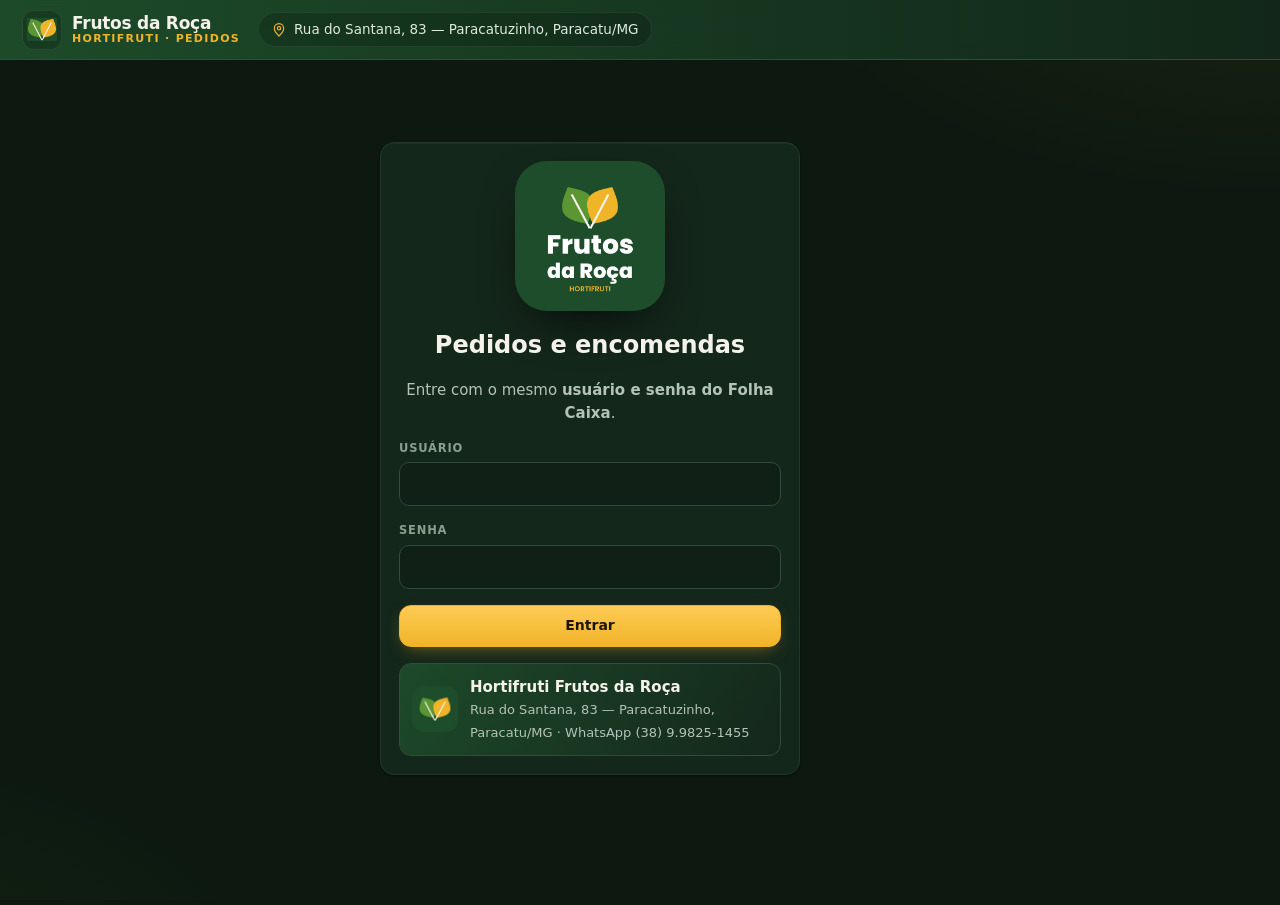
<file: index.html>
<!DOCTYPE html>
<html lang="pt-BR">
<head>
<meta charset="utf-8">
<meta name="viewport" content="width=device-width, initial-scale=1, viewport-fit=cover">
<meta name="theme-color" content="#1e4d2b">
<meta name="mobile-web-app-capable" content="yes">
<meta name="apple-mobile-web-app-capable" content="yes">
<meta name="apple-mobile-web-app-status-bar-style" content="black-translucent">
<meta name="apple-mobile-web-app-title" content="Pedidos FR">
<link rel="manifest" href="manifest.webmanifest">
<link rel="apple-touch-icon" href="icons/apple-touch-icon.png">
<link rel="icon" type="image/png" sizes="192x192" href="icons/icon-192.png">
<title>Pedidos · Hortifruti Frutos da Roça</title>
<meta name="description" content="Pedidos e encomendas do Hortifruti Frutos da Roça — Rua do Santana, 83, Paracatuzinho, Paracatu/MG.">
<link rel="stylesheet" href="assets/app.css">
</head>
<body data-view="boot">
<a class="skip" href="#main">Pular para o conteúdo</a>
<div class="splash" id="splash" aria-hidden="true">
  <img src="icons/icon-192.png" alt="">
  <strong>Frutos da Roça</strong><small>Pedidos e encomendas</small>
</div>
<header class="topbar">
  <a class="brand" href="#/pedidos" aria-label="Frutos da Roça — Pedidos, ir para a lista de pedidos">
    <span class="brand-mark" aria-hidden="true"><img src="icons/folhas.png" alt=""></span>
    <span class="brand-text"><strong>Frutos da Roça</strong><small>Hortifruti · Pedidos</small></span>
  </a>
  <div class="store-addr" id="storeAddr" title="Endereço da loja">
    <svg class="i" viewBox="0 0 24 24" aria-hidden="true"><path d="M12 21s-7-6.2-7-11.5a7 7 0 0 1 14 0C19 14.8 12 21 12 21Z"/><circle cx="12" cy="9.5" r="2.5"/></svg>
    <span id="storeAddrText">Rua do Santana, 83 — Paracatuzinho, Paracatu/MG</span>
  </div>
  <div class="topbar-right">
    <span class="net" id="net" hidden>Sem internet</span>
    <button class="btn primary sm install-btn" id="installBtn" type="button" hidden>Instalar app</button>
    <span class="who" id="who"></span>
  </div>
</header>
<div class="layout">
  <aside class="side" id="side">
    <nav class="nav" id="nav" aria-label="Menu"></nav>
    <div class="side-foot" id="sideFoot"></div>
  </aside>
  <main id="main" class="content" tabindex="-1"></main>
</div>
<nav class="bnav" id="bnav" aria-label="Menu"></nav>
<div class="toasts" id="toasts" aria-live="polite"></div>
<dialog id="dialog"></dialog>
<noscript><p style="padding:2rem;color:#fff">Este app precisa de JavaScript ativado.</p></noscript>
<script src="assets/config.js"></script>
<script src="assets/fotos.js"></script>
<script src="assets/sb.js"></script>
<script src="assets/app.js"></script>
</body>
</html>
</file>
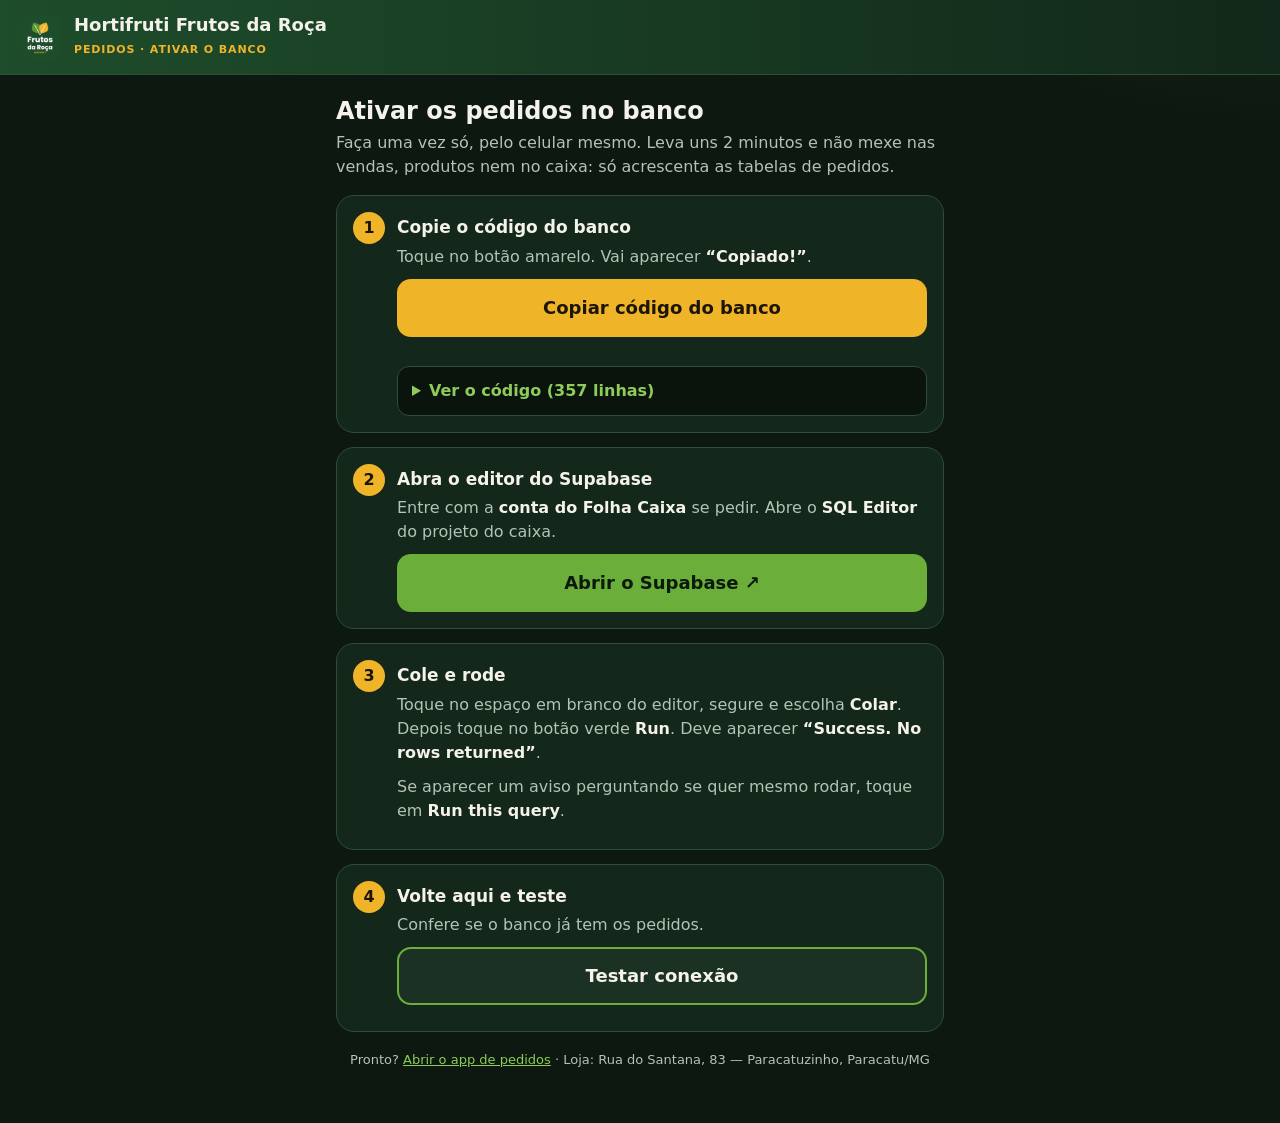
<file: setup.html>
<!doctype html>
<html lang="pt-BR">
<head>
<meta charset="utf-8">
<meta name="viewport" content="width=device-width,initial-scale=1,viewport-fit=cover">
<meta name="theme-color" content="#1e4d2b">
<meta name="robots" content="noindex">
<title>Ativar o banco · Pedidos Frutos da Roça</title>
<link rel="icon" href="icons/icon-192.png">
<link rel="apple-touch-icon" href="icons/apple-touch-icon.png">
<style>
:root{--bg:#0c1810;--panel:#14271b;--panel-2:#1a3123;--line:#2f4d3a;--text:#f4f2ea;--muted:#b5c2b6;--brand:#1e4d2b;--leaf:#6cae3a;--leaf-2:#8fcb5a;
  --accent:#f0b428;--accent-ink:#1d1504;--red:#ef6650;--green:#7fd67b;color-scheme:dark}
*{box-sizing:border-box}
body{margin:0;background:radial-gradient(700px 420px at 100% -10%,rgba(240,180,40,.08),transparent 60%),var(--bg);color:var(--text);
  font:16px/1.5 system-ui,-apple-system,"Segoe UI",Roboto,"Noto Sans",Arial,sans-serif;-webkit-font-smoothing:antialiased;-webkit-tap-highlight-color:transparent}
header{display:flex;align-items:center;gap:12px;padding:calc(14px + env(safe-area-inset-top,0px)) 18px 14px;background:linear-gradient(90deg,#1e4d2b,#12281a);border-bottom:1px solid var(--line)}
header img{width:44px;height:44px;border-radius:12px}
header strong{display:block;font-size:18px;line-height:1.2} header small{color:var(--accent);font-weight:700;letter-spacing:.08em;text-transform:uppercase;font-size:11px}
main{max-width:640px;margin:0 auto;padding:18px 16px calc(40px + env(safe-area-inset-bottom,0px))}
h1{font-size:24px;line-height:1.2;margin:4px 0 6px} .lead{color:var(--muted);margin:0 0 16px}
.card{background:var(--panel);border:1px solid var(--line);border-radius:18px;padding:16px;margin:0 0 14px}
.step{display:flex;gap:12px;align-items:flex-start}
.n{flex:none;width:32px;height:32px;border-radius:50%;display:grid;place-items:center;background:var(--accent);color:var(--accent-ink);font-weight:800}
.step h2{font-size:17px;margin:3px 0 4px} .step p{margin:0 0 10px;color:var(--muted)} .step b{color:var(--text)}
.btn{display:flex;align-items:center;justify-content:center;gap:10px;width:100%;min-height:58px;padding:14px 16px;border-radius:14px;border:0;
  font-family:inherit;font-weight:800;font-size:18px;line-height:1.2;cursor:pointer;text-decoration:none;transition:transform .08s}
.btn:active{transform:scale(.98)}
.btn-copy{background:var(--accent);color:var(--accent-ink)} .btn-copy.ok{background:var(--green);color:#082010}
.btn-open{background:var(--leaf);color:#0b1a0d} .btn-test{background:var(--panel-2);color:var(--text);border:2px solid var(--leaf)}
.btn[disabled]{opacity:.6}
.msg{margin:10px 0 0;font-size:14px;color:var(--muted);min-height:1.2em}
details{margin-top:12px;border:1px solid var(--line);border-radius:12px;background:#0a140d}
summary{cursor:pointer;padding:12px 14px;font-weight:700;color:var(--leaf-2)}
textarea{display:block;width:100%;height:320px;margin:0;padding:12px;border:0;border-top:1px solid var(--line);border-radius:0 0 12px 12px;resize:vertical;
  background:transparent;color:#d9e6d6;font:12px/1.45 ui-monospace,"Cascadia Mono",Consolas,monospace;white-space:pre}
.status{display:none;margin-top:12px;padding:14px;border-radius:14px;font-weight:800;font-size:18px;text-align:center}
.status small{display:block;font-weight:500;font-size:13px;margin-top:4px;color:inherit;opacity:.9}
.status.ok{display:block;background:rgba(127,214,123,.15);border:2px solid var(--green);color:var(--green)}
.status.no{display:block;background:rgba(239,102,80,.14);border:2px solid var(--red);color:#ff9b8a}
.status.wait{display:block;background:var(--panel-2);border:2px solid var(--line);color:var(--muted)}
ul.checks{margin:10px 0 0;padding:0;list-style:none;font-size:14px;color:var(--muted)} ul.checks li{margin:2px 0}
.foot{color:var(--muted);font-size:13px;text-align:center;margin-top:18px} .foot a{color:var(--leaf-2)}
</style>
</head>
<body>
<header>
  <img src="icons/logo-frutos-da-roca.png" alt="">
  <div><strong>Hortifruti Frutos da Roça</strong><small>Pedidos · ativar o banco</small></div>
</header>
<main>
  <h1>Ativar os pedidos no banco</h1>
  <p class="lead">Faça uma vez só, pelo celular mesmo. Leva uns 2 minutos e não mexe nas vendas, produtos nem no caixa: só acrescenta as tabelas de pedidos.</p>

  <section class="card step">
    <span class="n">1</span>
    <div style="flex:1;min-width:0">
      <h2>Copie o código do banco</h2>
      <p>Toque no botão amarelo. Vai aparecer <b>“Copiado!”</b>.</p>
      <button class="btn btn-copy" id="copiar" type="button" disabled>Carregando código…</button>
      <p class="msg" id="copiarMsg"></p>
      <details id="ver">
        <summary>Ver o código (<span id="linhas">…</span> linhas)</summary>
        <textarea id="sql" readonly spellcheck="false" aria-label="Código SQL do banco"></textarea>
      </details>
    </div>
  </section>

  <section class="card step">
    <span class="n">2</span>
    <div style="flex:1;min-width:0">
      <h2>Abra o editor do Supabase</h2>
      <p>Entre com a <b>conta do Folha Caixa</b> se pedir. Abre o <b>SQL Editor</b> do projeto do caixa.</p>
      <a class="btn btn-open" id="abrir" href="https://supabase.com/dashboard/project/cprtigvovwbmigxbosac/sql/new" target="_blank" rel="noopener">Abrir o Supabase ↗</a>
    </div>
  </section>

  <section class="card step">
    <span class="n">3</span>
    <div style="flex:1;min-width:0">
      <h2>Cole e rode</h2>
      <p>Toque no espaço em branco do editor, segure e escolha <b>Colar</b>. Depois toque no botão verde <b>Run</b>. Deve aparecer <b>“Success. No rows returned”</b>.</p>
      <p>Se aparecer um aviso perguntando se quer mesmo rodar, toque em <b>Run this query</b>.</p>
    </div>
  </section>

  <section class="card step">
    <span class="n">4</span>
    <div style="flex:1;min-width:0">
      <h2>Volte aqui e teste</h2>
      <p>Confere se o banco já tem os pedidos.</p>
      <button class="btn btn-test" id="testar" type="button">Testar conexão</button>
      <div class="status" id="status" role="status" aria-live="polite"></div>
      <ul class="checks" id="checks"></ul>
    </div>
  </section>

  <p class="foot">Pronto? <a href="./">Abrir o app de pedidos</a> · Loja: Rua do Santana, 83 — Paracatuzinho, Paracatu/MG</p>
</main>
<script src="assets/config.js"></script>
<script>
'use strict';
(function () {
  var SQL_URL = 'supabase/2026-11-12_pedidos_v1.sql';
  var sql = '';
  var btn = document.getElementById('copiar'), msg = document.getElementById('copiarMsg'), ta = document.getElementById('sql');

  fetch(SQL_URL + '?v=' + Date.now(), { cache: 'no-store' }).then(function (r) {
    if (!r.ok) throw new Error('HTTP ' + r.status); return r.text();
  }).then(function (t) {
    if (t.indexOf('pd_pedidos') < 0) throw new Error('arquivo inesperado');
    sql = t; ta.value = t; document.getElementById('linhas').textContent = t.split('\n').length;
    btn.disabled = false; btn.textContent = 'Copiar código do banco';
  }).catch(function (e) {
    btn.textContent = 'Não carregou — toque para tentar de novo'; btn.disabled = false; btn.dataset.erro = '1';
    msg.textContent = 'Sem internet? (' + e.message + ')';
  });

  function copiaFallback() {
    var d = document.getElementById('ver'); var aberto = d.open; d.open = true;
    ta.removeAttribute('readonly'); ta.focus(); ta.select(); ta.setSelectionRange(0, ta.value.length);
    var ok = false; try { ok = document.execCommand('copy'); } catch (e) { ok = false; }
    ta.setAttribute('readonly', ''); ta.blur(); if (ok) d.open = aberto;
    return ok;
  }
  function feito(ok) {
    if (ok) {
      btn.classList.add('ok'); btn.textContent = 'Copiado! ✓';
      msg.textContent = 'Código copiado (' + sql.length.toLocaleString('pt-BR') + ' caracteres). Agora o passo 2.';
      setTimeout(function () { btn.classList.remove('ok'); btn.textContent = 'Copiar código do banco'; }, 4000);
    } else {
      var d = document.getElementById('ver'); d.open = true; ta.focus(); ta.select();
      msg.textContent = 'Não consegui copiar sozinho. O código está selecionado abaixo: segure em cima dele e toque em Copiar.';
    }
  }
  btn.addEventListener('click', function () {
    if (btn.dataset.erro) { location.reload(); return; }
    if (!sql) return;
    if (navigator.clipboard && window.isSecureContext) {
      navigator.clipboard.writeText(sql).then(function () { feito(true); }, function () { feito(copiaFallback()); });
    } else feito(copiaFallback());
  });

  // Teste: com a chave pública (sem login) o banco deve RECUSAR o acesso aos pedidos.
  // "permissão negada" = existe; "não encontrado" = ainda não foi ativado.
  var C = window.PD_CONFIG || {};
  function hdrs() { var h = { apikey: C.key, 'Content-Type': 'application/json' }; if (/^eyJ/.test(C.key || '')) h.Authorization = 'Bearer ' + C.key; return h; }
  function avalia(r, txt) {
    var j = {}; try { j = JSON.parse(txt); } catch (e) { }
    var code = j.code || '', m = (j.message || txt || '').toLowerCase();
    if (code === '42501' || /permission denied/.test(m)) return 'existe';
    if (r.ok) return 'existe';
    if (code === 'PGRST205' || code === 'PGRST202' || code === '42P01' || code === '42883' || /does not exist|could not find/.test(m)) return 'falta';
    return 'erro: ' + r.status + ' ' + (j.message || txt).slice(0, 120);
  }
  function checa(nome, path, opts) {
    return fetch(C.url + path, opts).then(function (r) { return r.text().then(function (t) { return { nome: nome, res: avalia(r, t) }; }); },
      function (e) { return { nome: nome, res: 'erro: sem conexão' }; });
  }
  document.getElementById('testar').addEventListener('click', function () {
    var st = document.getElementById('status'), ul = document.getElementById('checks'), b = this;
    st.className = 'status wait'; st.textContent = 'Testando…'; ul.innerHTML = ''; b.disabled = true;
    Promise.all([
      checa('Tabela de pedidos', '/rest/v1/pd_pedidos?select=id&limit=1', { headers: hdrs() }),
      checa('Tabela de clientes', '/rest/v1/pd_clientes?select=id&limit=1', { headers: hdrs() }),
      checa('Função salvar pedido', '/rest/v1/rpc/pd_pedido_salvar', { method: 'POST', headers: hdrs(), body: JSON.stringify({ p_token: 'teste', p_id: null, p_data: {} }) }),
      checa('Função registrar venda', '/rest/v1/rpc/pd_pedido_registrar_venda', { method: 'POST', headers: hdrs(), body: JSON.stringify({ p_token: 'teste', p_terminal: 'teste', p_id: 0 }) })
    ]).then(function (rs) {
      b.disabled = false;
      rs.forEach(function (x) { var li = document.createElement('li'); li.textContent = (x.res === 'existe' ? '✅ ' : x.res === 'falta' ? '❌ ' : '⚠️ ') + x.nome + (x.res === 'existe' ? '' : x.res === 'falta' ? ' — não encontrada' : ' — ' + x.res.slice(6)); ul.appendChild(li); });
      var ok = rs.every(function (x) { return x.res === 'existe'; }), falta = rs.some(function (x) { return x.res === 'falta'; });
      document.body.dataset.teste = ok ? 'pronto' : falta ? 'falta' : 'erro';
      if (ok) { st.className = 'status ok'; st.innerHTML = 'Banco pronto ✓<small>Os pedidos já podem ser salvos. Pode abrir o app.</small>'; }
      else if (falta) { st.className = 'status no'; st.innerHTML = 'Ainda não ativado<small>Faça os passos 1 a 3 e teste de novo.</small>'; }
      else { st.className = 'status no'; st.innerHTML = 'Não consegui testar<small>Confira a internet e tente de novo.</small>'; }
    });
  });
})();
</script>
</body>
</html>
</file>
<file: assets/app.css>
/* Pedidos · Hortifruti Frutos da Roça — mesmo formato da Prancheta (celular primeiro), identidade da loja */
:root{
  --bg:#0c1810; --bg-2:#102016; --panel:#14271b; --panel-2:#1a3123; --panel-3:#22402d;
  --line:#21382a; --line-2:#2f4d3a;
  --text:#f4f2ea; --muted:#b5c2b6; --faint:#88a08d;
  --brand:#1e4d2b; --leaf:#6cae3a; --leaf-2:#8fcb5a; --leaf-soft:rgba(108,174,58,.15);
  --accent:#f0b428; --accent-2:#ffcb55; --accent-ink:#1d1504; --accent-soft:rgba(240,180,40,.15);
  --red:#ef6650; --tomato:#e0483a; --green:#7fd67b; --blue:#72aeff; --violet:#ad92ff; --orange:#ff9d57; --teal:#5fd4c4;
  --r-sm:10px; --r:14px; --r-lg:18px;
  --shadow-1:0 1px 0 rgba(255,255,255,.035) inset, 0 1px 2px rgba(0,0,0,.35);
  --shadow-3:0 24px 64px -18px rgba(0,0,0,.85);
  --font:system-ui,-apple-system,"Segoe UI",Roboto,Ubuntu,"Noto Sans",Arial,sans-serif;
  --mono:ui-monospace,"Cascadia Mono","SF Mono","Ubuntu Mono",Consolas,monospace;
  --ease:cubic-bezier(.2,.8,.2,1);
  --sb:env(safe-area-inset-bottom,0px); --sl:env(safe-area-inset-left,0px); --sr:env(safe-area-inset-right,0px); --st:env(safe-area-inset-top,0px);
  --bnav-h:64px; --top-h:60px;
  color-scheme:dark;
}
*{box-sizing:border-box}
html,body{margin:0;min-height:100%;overflow-x:clip}
body{background:radial-gradient(900px 480px at 100% -8%,rgba(240,180,40,.07),transparent 60%),radial-gradient(700px 420px at -10% 110%,rgba(108,174,58,.08),transparent 60%),var(--bg);
  background-attachment:fixed;color:var(--text);font:15px/1.5 var(--font);-webkit-font-smoothing:antialiased;-webkit-tap-highlight-color:transparent}
a{color:inherit}
button,input,select,textarea{font:inherit;color:inherit}
.i{width:18px;height:18px;flex:none;fill:none;stroke:currentColor;stroke-width:1.8;stroke-linecap:round;stroke-linejoin:round}
.skip{position:absolute;left:-999px;top:8px;background:var(--accent);color:var(--accent-ink);padding:8px 12px;border-radius:8px;z-index:99}
.skip:focus{left:8px}
:focus-visible{outline:2px solid var(--accent);outline-offset:2px;border-radius:6px}
[hidden]{display:none!important}
.splash{position:fixed;inset:0;z-index:100;display:flex;flex-direction:column;align-items:center;justify-content:center;gap:6px;background:var(--brand);transition:opacity .35s}
.splash img{width:96px;height:96px;border-radius:26px}
.splash strong{font-size:26px;font-weight:800;margin-top:10px} .splash small{color:var(--accent);letter-spacing:.14em;text-transform:uppercase;font-weight:700;font-size:12px}
body:not([data-view=boot]) .splash{opacity:0;pointer-events:none}

/* topo */
.topbar{position:sticky;top:0;z-index:20;display:flex;align-items:center;gap:18px;min-height:var(--top-h);
  padding:calc(8px + var(--st)) max(22px,var(--sr)) 8px max(22px,var(--sl));
  background:linear-gradient(90deg,rgba(30,77,43,.96),rgba(18,40,26,.92));backdrop-filter:blur(14px);-webkit-backdrop-filter:blur(14px);border-bottom:1px solid var(--line-2)}
.brand{display:flex;align-items:center;gap:10px;text-decoration:none;flex:none;border-radius:10px}
.brand-mark{width:40px;height:40px;display:grid;place-items:center;border-radius:12px;background:rgba(0,0,0,.18);border:1px solid rgba(255,255,255,.08)}
.brand-mark img{width:30px;height:auto}
.brand-text{display:flex;flex-direction:column;line-height:1.1}
.brand-text strong{font-size:17px;font-weight:800;letter-spacing:-.015em}
.brand-text small{color:var(--accent);font-size:11px;letter-spacing:.12em;text-transform:uppercase;font-weight:700}
.store-addr{display:flex;align-items:center;gap:7px;color:#dfe9dc;font-size:13.5px;background:rgba(0,0,0,.18);border:1px solid rgba(255,255,255,.07);padding:6px 12px;border-radius:999px;min-width:0}
.store-addr span{white-space:nowrap;overflow:hidden;text-overflow:ellipsis}
.store-addr .i{color:var(--accent);width:16px;height:16px}
.topbar-right{margin-left:auto;display:flex;align-items:center;gap:10px}
.who{font-size:13px;color:#dfe9dc;white-space:nowrap}
.net{font-size:12.5px;font-weight:700;color:#ffd3cc;background:rgba(239,102,80,.2);border:1px solid rgba(239,102,80,.5);padding:4px 10px;border-radius:999px}

/* layout com menu lateral */
.layout{display:grid;grid-template-columns:236px minmax(0,1fr);min-height:calc(100vh - var(--top-h))}
body[data-view=login] .layout{grid-template-columns:1fr}
body[data-view=login] .side,body[data-view=login] .bnav,body[data-view=login] .who{display:none}
.side{position:sticky;top:var(--top-h);align-self:start;height:calc(100vh - var(--top-h));overflow:auto;border-right:1px solid var(--line);padding:18px 12px;background:rgba(16,32,22,.6);display:flex;flex-direction:column;gap:16px}
.nav{display:flex;flex-direction:column;gap:2px}
.nav a{display:flex;align-items:center;gap:10px;padding:10px 11px;border-radius:10px;color:var(--muted);text-decoration:none;font-size:14.5px;position:relative}
.nav a:hover{background:var(--panel-2);color:var(--text)}
.nav a[aria-current=page]{background:color-mix(in srgb,var(--leaf) 16%,var(--panel-2));color:var(--text);font-weight:650}
.nav a[aria-current=page]::before{content:"";position:absolute;left:-12px;top:8px;bottom:8px;width:3px;border-radius:0 3px 3px 0;background:var(--leaf)}
.nav a[aria-current=page] .i{color:var(--leaf-2)}
.nav a.cta{background:linear-gradient(180deg,var(--accent-2),var(--accent));color:var(--accent-ink);font-weight:700;margin-bottom:8px;justify-content:center}
.nav a.cta .i{color:var(--accent-ink)}
.nav .count{margin-left:auto;font:12px var(--mono);color:var(--text);background:var(--bg-2);border:1px solid var(--line-2);border-radius:6px;padding:0 6px}
.side-foot{margin-top:auto;font-size:12.5px;color:var(--faint);padding:0 8px;display:flex;flex-direction:column;gap:4px}
.side-foot b{color:var(--text)}
.bnav{display:none}
.content{padding:28px 36px 90px;max-width:1180px;width:100%;min-width:0;animation:fade .22s var(--ease)}
@keyframes fade{from{opacity:0;transform:translateY(4px)}to{opacity:1;transform:none}}

/* blocos */
.sec-head{display:flex;align-items:flex-end;justify-content:space-between;gap:14px;flex-wrap:wrap;margin-bottom:18px}
.sec-head h1{font-size:28px;font-weight:800;letter-spacing:-.03em;margin:0;line-height:1.15}
.sec-head p{margin:4px 0 0;color:var(--muted);font-size:14.5px}
.eyebrow{font-size:11.5px;text-transform:uppercase;letter-spacing:.12em;color:var(--accent);font-weight:750;margin-bottom:4px}
.panel{background:var(--panel);border:1px solid var(--line);border-radius:var(--r);padding:18px;box-shadow:var(--shadow-1)}
.panel h2,.panel h3{margin:0 0 10px;font-size:16px;letter-spacing:-.01em;display:flex;align-items:center;gap:8px}
.panel h2 .n{display:inline-grid;place-items:center;width:24px;height:24px;border-radius:8px;background:var(--leaf-soft);color:var(--leaf-2);font-size:13px}
.stack{display:flex;flex-direction:column;gap:14px}
.row{display:flex;gap:10px;align-items:center;flex-wrap:wrap}
.grow{flex:1 1 auto;min-width:0}
.grid2{display:grid;grid-template-columns:repeat(2,minmax(0,1fr));gap:12px}
.grid3{display:grid;grid-template-columns:repeat(3,minmax(0,1fr));gap:12px}
.span2{grid-column:span 2}
.muted{color:var(--muted)} .faint{color:var(--faint)} .small{font-size:13px}
.mono{font-family:var(--mono)}
.right{text-align:right}

/* botões e campos */
.btn{display:inline-flex;align-items:center;justify-content:center;gap:8px;min-height:42px;border:1px solid var(--line-2);background:var(--panel-2);color:var(--text);
  padding:8px 15px;border-radius:12px;cursor:pointer;font-size:14px;font-weight:650;line-height:1.2;white-space:nowrap;text-decoration:none;transition:background .15s,transform .1s var(--ease)}
.btn:hover{background:var(--panel-3)} .btn:active{transform:scale(.97)}
.btn:disabled{opacity:.5;cursor:not-allowed}
.btn.primary{background:linear-gradient(180deg,var(--accent-2),var(--accent));border-color:var(--accent);color:var(--accent-ink);box-shadow:0 6px 18px -8px rgba(240,180,40,.6)}
.btn.leaf{background:linear-gradient(180deg,var(--leaf-2),var(--leaf));border-color:var(--leaf);color:#0d1a05}
.btn.wa{background:#1fa855;border-color:#1fa855;color:#fff}
.btn.wa:hover{background:#25c264}
.btn.ghost{background:transparent;border-color:transparent;color:var(--muted)}
.btn.danger{color:var(--red);border-color:rgba(239,102,80,.4);background:rgba(239,102,80,.08)}
.btn.sm{min-height:34px;padding:6px 11px;font-size:13px;border-radius:10px}
.btn.block{width:100%}
.field{display:flex;flex-direction:column;gap:5px;min-width:0}
.label{font-size:11.5px;font-weight:700;letter-spacing:.07em;text-transform:uppercase;color:var(--faint)}
.label .req{color:var(--accent)}
.hint{font-size:12.5px;color:var(--faint);margin:0}
.input,.select,.textarea{width:100%;min-height:44px;background:var(--bg-2);border:1px solid var(--line-2);border-radius:var(--r-sm);padding:9px 12px}
.input:focus,.select:focus,.textarea:focus{outline:none;border-color:var(--accent);box-shadow:0 0 0 3px rgba(240,180,40,.16)}
.textarea{resize:vertical;min-height:70px}
.input.bad,.select.bad{border-color:var(--red);box-shadow:0 0 0 3px rgba(239,102,80,.15)}
.err-msg{color:#ffb4a6;font-size:13px;margin:0}
.select{appearance:none;padding-right:32px;background-image:url("data:image/svg+xml,%3Csvg xmlns='http://www.w3.org/2000/svg' viewBox='0 0 24 24' fill='none' stroke='%23b5c2b6' stroke-width='2' stroke-linecap='round'%3E%3Cpath d='m7 10 5 5 5-5'/%3E%3C/svg%3E");background-repeat:no-repeat;background-position:right 9px center;background-size:16px}
.alert{border-radius:12px;padding:10px 14px;font-size:14px;border:1px solid}
.alert.bad{background:rgba(239,102,80,.12);border-color:rgba(239,102,80,.45);color:#ffd3cc}
.alert.ok{background:rgba(108,174,58,.12);border-color:rgba(108,174,58,.45);color:#dff3cf}
.alert.info{background:rgba(240,180,40,.1);border-color:rgba(240,180,40,.4);color:#ffe9b5}
.seg{display:inline-flex;background:var(--bg-2);border:1px solid var(--line);border-radius:12px;padding:3px;gap:2px;flex-wrap:wrap}
.seg button{border:0;background:none;color:var(--muted);padding:8px 14px;min-height:38px;border-radius:9px;cursor:pointer;font-size:14px;display:inline-flex;align-items:center;gap:6px}
.seg button[aria-pressed=true]{background:var(--panel-3);color:var(--text);font-weight:700;box-shadow:0 1px 0 rgba(255,255,255,.06) inset}
.chips{display:flex;gap:6px;flex-wrap:wrap}
.chip{border:1px solid var(--line-2);background:var(--panel);color:var(--muted);padding:6px 12px;border-radius:999px;font-size:13.5px;cursor:pointer;min-height:36px;display:inline-flex;align-items:center;gap:6px}
.chip[aria-pressed=true]{background:var(--leaf-soft);border-color:var(--leaf);color:var(--text);font-weight:650}
.chip .c{font:11.5px var(--mono);background:var(--bg-2);border-radius:6px;padding:0 5px}
.pay-grid{display:grid;grid-template-columns:repeat(3,minmax(0,1fr));gap:8px}
.pay{border:1px solid var(--line-2);background:var(--bg-2);border-radius:12px;padding:10px;min-height:56px;cursor:pointer;display:flex;align-items:center;gap:8px;font-weight:650;font-size:14px}
.pay span.e{font-size:20px}
.pay[aria-pressed=true]{border-color:var(--accent);background:var(--accent-soft)}

/* selos */
.badge{display:inline-flex;align-items:center;gap:6px;font-size:12px;font-weight:700;padding:3px 10px;border-radius:999px;white-space:nowrap;
  color:var(--bc,var(--muted));background:color-mix(in srgb,var(--bc,var(--muted)) 14%,transparent);border:1px solid color-mix(in srgb,var(--bc,var(--muted)) 38%,transparent)}
.st-novo{--bc:var(--blue)} .st-confirmado{--bc:var(--violet)} .st-separando{--bc:var(--accent)} .st-saiu_entrega{--bc:var(--orange)}
.st-pronto_retirada{--bc:var(--teal)} .st-entregue{--bc:var(--green)} .st-cancelado{--bc:var(--red)}
.tp-encomenda{--bc:var(--accent)} .tp-pedido{--bc:var(--leaf-2)}

/* lista de pedidos */
.toolbar{display:flex;gap:10px;flex-wrap:wrap;align-items:center;margin-bottom:14px}
.search{flex:1 1 260px;max-width:420px;position:relative}
.search .i{position:absolute;left:12px;top:50%;transform:translateY(-50%);color:var(--faint)}
.search .input{padding-left:38px}
.orders{display:grid;grid-template-columns:repeat(auto-fill,minmax(300px,1fr));gap:12px}
.ocard{display:flex;flex-direction:column;gap:8px;background:var(--panel);border:1px solid var(--line);border-radius:var(--r);padding:14px;text-decoration:none;box-shadow:var(--shadow-1);transition:border-color .15s,transform .15s var(--ease)}
.ocard:hover{border-color:var(--line-2);transform:translateY(-1px)}
.ocard .top{display:flex;justify-content:space-between;gap:8px;align-items:flex-start}
.ocard .num{font:700 13px var(--mono);color:var(--faint)}
.ocard h3{margin:0;font-size:16px}
.ocard .meta{display:flex;flex-wrap:wrap;gap:6px;align-items:center;font-size:13px;color:var(--muted)}
.ocard .tot{font:800 18px var(--font);color:var(--accent)}
.ocard.late{border-color:rgba(239,102,80,.55)}
.stats{display:grid;grid-template-columns:repeat(4,minmax(0,1fr));gap:10px;margin-bottom:16px}
.stat{background:var(--panel);border:1px solid var(--line);border-radius:var(--r);padding:10px 14px;display:flex;flex-direction:column}
.stat b{font:800 22px/1.2 var(--font)} .stat span{font-size:12.5px;color:var(--muted)}
.stat:nth-child(1) b{color:var(--blue)} .stat:nth-child(2) b{color:var(--accent)} .stat:nth-child(3) b{color:var(--orange)} .stat:nth-child(4) b{color:var(--green)}
.empty{text-align:center;color:var(--muted);padding:40px 20px;border:1px dashed var(--line-2);border-radius:var(--r-lg)}
.empty h3{color:var(--text);margin:8px 0 4px}

/* novo pedido */
.np{display:grid;grid-template-columns:minmax(0,1fr) 340px;gap:16px;align-items:start}
.summary{position:sticky;top:calc(var(--top-h) + 16px)}
.cust-card{display:flex;gap:12px;align-items:flex-start;background:var(--bg-2);border:1px solid var(--line-2);border-radius:12px;padding:12px}
.cust-card .av{width:42px;height:42px;border-radius:12px;background:var(--leaf-soft);color:var(--leaf-2);display:grid;place-items:center;font-weight:800;flex:none}
.prods{display:grid;grid-template-columns:repeat(auto-fill,minmax(132px,1fr));gap:8px;max-height:420px;overflow:auto;padding:2px}
.prod{display:flex;flex-direction:column;align-items:center;gap:4px;padding:10px 8px;border-radius:12px;border:1px solid var(--line);background:var(--bg-2);cursor:pointer;text-align:center;font-size:13.5px;min-height:118px;position:relative}
.prod:hover{border-color:var(--leaf)}
.prod .ph{width:54px;height:54px;border-radius:12px;display:grid;place-items:center;font-size:34px;overflow:hidden;background:rgba(255,255,255,.03)}
.prod .ph img{width:100%;height:100%;object-fit:cover}
.prod .pr{font:700 12.5px var(--mono);color:var(--accent)}
.prod .promo{position:absolute;top:6px;right:6px;font-size:10px;font-weight:800;background:var(--tomato);color:#fff;border-radius:6px;padding:1px 5px}
.prod .inq{position:absolute;top:6px;left:6px;font:700 11px var(--mono);background:var(--leaf);color:#0d1a05;border-radius:6px;padding:1px 6px}
.items{display:flex;flex-direction:column;gap:6px}
.item{display:grid;grid-template-columns:36px minmax(0,1fr) auto auto 36px;gap:8px;align-items:center;background:var(--bg-2);border:1px solid var(--line);border-radius:12px;padding:8px}
.item .ph{width:36px;height:36px;border-radius:9px;display:grid;place-items:center;font-size:22px;overflow:hidden}
.item .ph img{width:100%;height:100%;object-fit:cover}
.item .nm{font-weight:650;font-size:14px;line-height:1.25}
.item .nm small{display:block;color:var(--faint);font-weight:400;font-size:12.5px}
.qty{display:flex;align-items:center;gap:4px}
.qty .input{width:84px;min-height:38px;text-align:center;padding:6px}
.qty button{width:34px;height:38px;border-radius:9px;border:1px solid var(--line-2);background:var(--panel-2);cursor:pointer;font-size:18px;line-height:1}
.item .ln{font:700 14px var(--mono);min-width:76px;text-align:right}
.icon-btn{display:inline-grid;place-items:center;width:36px;height:36px;border-radius:10px;border:1px solid transparent;background:none;color:var(--faint);cursor:pointer}
.icon-btn:hover{color:var(--red);background:rgba(239,102,80,.12)}
.kv{display:grid;grid-template-columns:1fr auto;gap:6px 12px;font-size:14px;color:var(--muted)}
.kv b{color:var(--text);font-family:var(--mono);text-align:right}
.kv .tot{font-size:20px;color:var(--accent)}
.kv hr{grid-column:span 2;border:0;border-top:1px solid var(--line);margin:4px 0}
.change{font:800 18px var(--font);color:var(--green)}
.store-card{display:flex;gap:12px;align-items:center;background:linear-gradient(120deg,rgba(30,77,43,.9),rgba(20,39,27,.9));border:1px solid var(--line-2);border-radius:12px;padding:12px}
.store-card img{width:46px;height:46px;border-radius:12px}
.store-card b{display:block}
.mobile-bar{display:none}

/* detalhe */
.det{display:grid;grid-template-columns:minmax(0,1fr) 340px;gap:16px;align-items:start}
.timeline{list-style:none;margin:0;padding:0;display:flex;flex-direction:column;gap:10px}
.timeline li{display:grid;grid-template-columns:12px 1fr;gap:10px;font-size:13.5px}
.timeline li::before{content:"";width:10px;height:10px;border-radius:50%;margin-top:5px;background:var(--bc,var(--leaf))}
.steps{display:flex;gap:6px;flex-wrap:wrap}
.step{flex:1 1 0;min-width:84px;text-align:center;font-size:12px;padding:8px 4px;border-radius:10px;background:var(--bg-2);border:1px solid var(--line);color:var(--faint)}
.step.done{color:var(--text);border-color:color-mix(in srgb,var(--leaf) 45%,var(--line));background:var(--leaf-soft)}
.step.cur{color:var(--accent-ink);background:var(--accent);border-color:var(--accent);font-weight:800}
.actions{display:flex;flex-direction:column;gap:8px}
.wa-preview{white-space:pre-wrap;font-size:13px;background:#0b1410;border:1px solid var(--line-2);border-radius:12px;padding:12px;max-height:340px;overflow:auto;font-family:var(--font)}
.map-link{color:var(--accent);font-weight:650}

/* agenda */
.day{margin-bottom:16px}
.day h3{font-size:14px;text-transform:uppercase;letter-spacing:.08em;color:var(--accent);margin:0 0 8px}

/* clientes */
.table{width:100%;border-collapse:collapse;font-size:14px}
.table th{text-align:left;font-size:11.5px;color:var(--faint);text-transform:uppercase;letter-spacing:.07em;padding:8px;border-bottom:1px solid var(--line)}
.table td{padding:10px 8px;border-bottom:1px solid var(--line);vertical-align:top}
.table tr:hover td{background:rgba(255,255,255,.02)}

/* login */
.login{max-width:420px;margin:6vh auto 40px;display:flex;flex-direction:column;gap:16px}
.login .logo{width:150px;height:150px;border-radius:32px;align-self:center;box-shadow:0 20px 50px -20px rgba(0,0,0,.9)}
.login h1{text-align:center;margin:0;font-size:24px}
.login p{text-align:center;margin:0}

/* diálogo e avisos */
dialog{background:var(--panel-2);color:var(--text);border:1px solid var(--line-2);border-radius:var(--r-lg);padding:0;max-width:min(560px,calc(100vw - 24px));width:100%;box-shadow:var(--shadow-3)}
dialog::backdrop{background:rgba(3,8,5,.7);backdrop-filter:blur(3px)}
.dlg{padding:20px;display:flex;flex-direction:column;gap:14px;max-height:85vh;overflow:auto}
.dlg h2{margin:0;font-size:19px}
.dlg .foot{display:flex;gap:8px;justify-content:flex-end;flex-wrap:wrap}
.toasts{position:fixed;right:20px;bottom:20px;z-index:60;display:flex;flex-direction:column;gap:8px;align-items:flex-end}
.toast{background:var(--panel-3);border:1px solid var(--line-2);border-radius:12px;padding:10px 14px;box-shadow:var(--shadow-3);font-size:14px;max-width:420px;animation:fade .2s}
.toast.bad{border-color:rgba(239,102,80,.6)} .toast.ok{border-color:rgba(108,174,58,.6)}

@media (max-width:1000px){ .np,.det{grid-template-columns:1fr} .summary{position:static} .store-addr span{max-width:300px} }
@media (pointer:coarse),(hover:none),(max-width:820px){ .input,.select,.textarea{font-size:16px} .btn{min-height:46px} .btn.sm{min-height:40px} }
@media (max-width:820px){
  :root{--top-h:56px}
  .topbar{padding:calc(6px + var(--st)) max(12px,var(--sr)) 6px max(12px,var(--sl));gap:8px;flex-wrap:wrap}
  .store-addr{order:3;flex-basis:100%;justify-content:center;font-size:12.5px;padding:4px 10px;margin-bottom:2px}
  .who{display:none}
  .layout{grid-template-columns:1fr}
  .side{display:none}
  .content{padding:16px max(14px,var(--sr)) calc(var(--bnav-h) + 96px + var(--sb)) max(14px,var(--sl))}
  .sec-head h1{font-size:23px}
  .bnav{display:grid;grid-template-columns:repeat(5,minmax(0,1fr));position:fixed;left:0;right:0;bottom:0;z-index:30;
    padding:6px max(6px,var(--sr)) calc(6px + var(--sb)) max(6px,var(--sl));min-height:calc(var(--bnav-h) + var(--sb));
    background:rgba(12,24,16,.95);backdrop-filter:blur(16px);-webkit-backdrop-filter:blur(16px);border-top:1px solid var(--line-2)}
  .bnav a{position:relative;display:flex;flex-direction:column;align-items:center;justify-content:center;gap:3px;min-height:52px;color:var(--faint);text-decoration:none;font-size:11.5px;font-weight:650}
  .bn-ic{position:relative;display:grid;place-items:center;width:56px;height:30px;border-radius:999px}
  .bn-ic .i{width:22px;height:22px}
  .bnav [aria-current=page]{color:var(--text)}
  .bnav [aria-current=page] .bn-ic{background:color-mix(in srgb,var(--leaf) 24%,transparent)}
  .bnav [aria-current=page] .i{color:var(--leaf-2)}
  .bnav a.cta .bn-ic{background:var(--accent);color:var(--accent-ink)}
  .bnav a.cta .i{color:var(--accent-ink)}
  .bn-count{position:absolute;top:-2px;right:8px;min-width:17px;height:17px;padding:0 4px;border-radius:9px;background:var(--tomato);font:700 10px/17px var(--mono);color:#fff;text-align:center}
  .stats{grid-template-columns:repeat(2,minmax(0,1fr))}
  .grid2,.grid3{grid-template-columns:1fr} .span2{grid-column:auto}
  .grid2.keep{grid-template-columns:1fr 1fr}
  .pay-grid{grid-template-columns:repeat(2,minmax(0,1fr))}
  .orders{grid-template-columns:1fr}
  .prods{grid-template-columns:repeat(3,minmax(0,1fr));max-height:none}
  .item{grid-template-columns:32px minmax(0,1fr) auto 32px;row-gap:2px}
  .item .ph{grid-row:1 / span 2}
  .item .ln{grid-column:2;grid-row:2;text-align:left;font-size:13px;color:var(--accent)}
  .item .qty{grid-column:3;grid-row:1 / span 2}
  .item .qty .input{width:68px}
  .item .icon-btn{grid-column:4;grid-row:1 / span 2;width:32px}
  .install-btn{min-height:36px!important;padding:6px 10px!important;font-size:12.5px}
  .toasts{left:12px;right:12px;bottom:calc(var(--bnav-h) + 84px + var(--sb));align-items:stretch}
  .mobile-bar{display:flex;position:fixed;left:0;right:0;bottom:calc(var(--bnav-h) + var(--sb));z-index:25;gap:10px;align-items:center;padding:10px max(14px,var(--sr)) 10px max(14px,var(--sl));background:rgba(20,39,27,.97);border-top:1px solid var(--line-2)}
  .mobile-bar .t{flex:1;font-weight:800;font-size:17px;color:var(--accent)} .mobile-bar .t small{display:block;color:var(--muted);font-size:12px;font-weight:500}
  .table thead{display:none} .table tr{display:block;border-bottom:1px solid var(--line);padding:6px 0} .table td{display:block;border:0;padding:3px 4px}
}
@media (max-width:380px){ .prods{grid-template-columns:repeat(2,minmax(0,1fr))} .brand-text small{display:none} }
@media (display-mode:standalone){ .install-btn{display:none!important} }
@media (prefers-reduced-motion:reduce){ *{animation:none!important;transition:none!important} }
.item.ro{grid-template-columns:36px minmax(0,1fr) auto!important}
.item.ro .ln{grid-column:3!important;grid-row:1!important;text-align:right!important;color:var(--text)!important;font-size:14px!important}
.item.ro .ph{grid-row:auto!important}
@media (max-width:1000px){ .det > .stack:last-child{order:-1} }
@media (max-width:820px){ .steps{flex-wrap:nowrap;overflow-x:auto;scrollbar-width:none} .step{flex:none;min-width:96px} }
</file>
